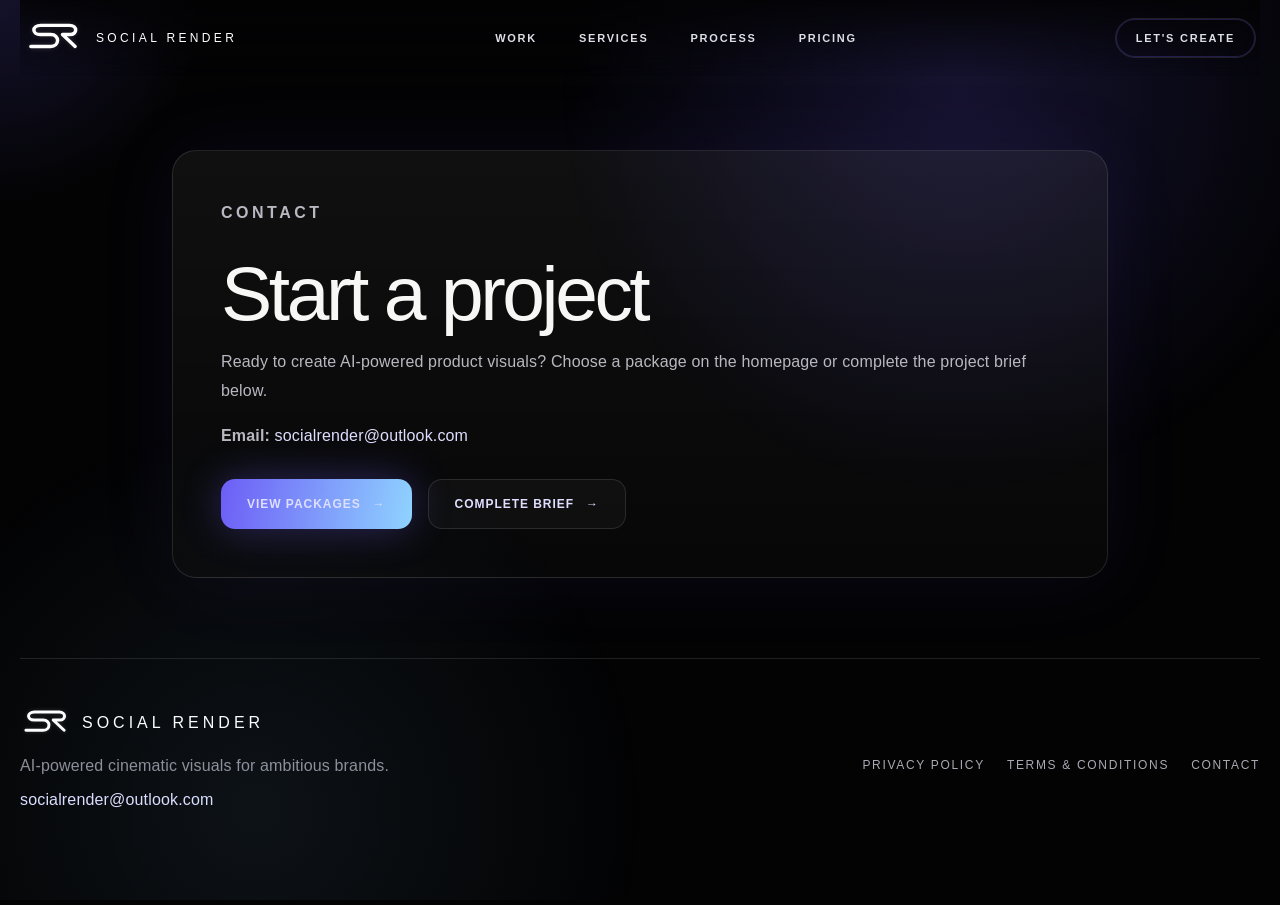
<file: contact.html>
<!doctype html>
<html lang="en">
<head>
  <meta charset="utf-8" />
  <meta name="viewport" content="width=device-width, initial-scale=1" />
  <title>Contact | Social Render</title>
  <meta name="description" content="Contact Social Render" />
  <link rel="stylesheet" href="styles.css" />
</head>
<body>
  <div class="cursor-glow" aria-hidden="true"></div>
  <header class="site-header">
    <a class="brand" href="index.html#top" aria-label="Social Render home">
      <span class="sr-mark" aria-hidden="true"><svg viewBox="0 0 220 120"><path d="M26 92 H101 C136 92 136 47 102 47 H62 C30 47 28 12 64 12 H173 C203 12 204 47 174 47 H146 L194 92"/></svg></span>
      <span class="brand-word">Social Render</span>
    </a>
    <nav>
      <a href="index.html#work">Work</a>
      <a href="index.html#services">Services</a>
      <a href="index.html#process">Process</a>
      <a href="index.html#pricing">Pricing</a>
    </nav>
    <a class="nav-cta" href="index.html#pricing">Let's Create</a>
  </header>
  <main class="legal-page">
    <section class="legal-card reveal">
      <p class="eyebrow">Contact</p>
      <h1>Start a project</h1>
      <p>Ready to create AI-powered product visuals? Choose a package on the homepage or complete the project brief below.</p>
      <p><strong>Email:</strong> <a href="mailto:socialrender@outlook.com">socialrender@outlook.com</a></p>
      <div class="legal-actions">
        <a class="button primary" href="index.html#pricing">View Packages <span>→</span></a>
        <a class="button secondary" href="https://tally.so/r/QK4dx7">Complete Brief <span>→</span></a>
      </div>
    </section>
  </main>
  <footer class="site-footer">
    <div>
      <div class="footer-brand"><span class="sr-mark small" aria-hidden="true"><svg viewBox="0 0 220 120"><path d="M26 92 H101 C136 92 136 47 102 47 H62 C30 47 28 12 64 12 H173 C203 12 204 47 174 47 H146 L194 92"/></svg></span><span>Social Render</span></div>
      <p>AI-powered cinematic visuals for ambitious brands.</p>
      <p class="footer-email"><a href="mailto:socialrender@outlook.com">socialrender@outlook.com</a></p>
    </div>
    <div class="footer-links">
      <a href="privacy-policy.html">Privacy Policy</a>
      <a href="terms.html">Terms & Conditions</a>
      <a href="contact.html">Contact</a>
    </div>
  </footer>
  <script src="app.js"></script>
</body>
</html>
</file>
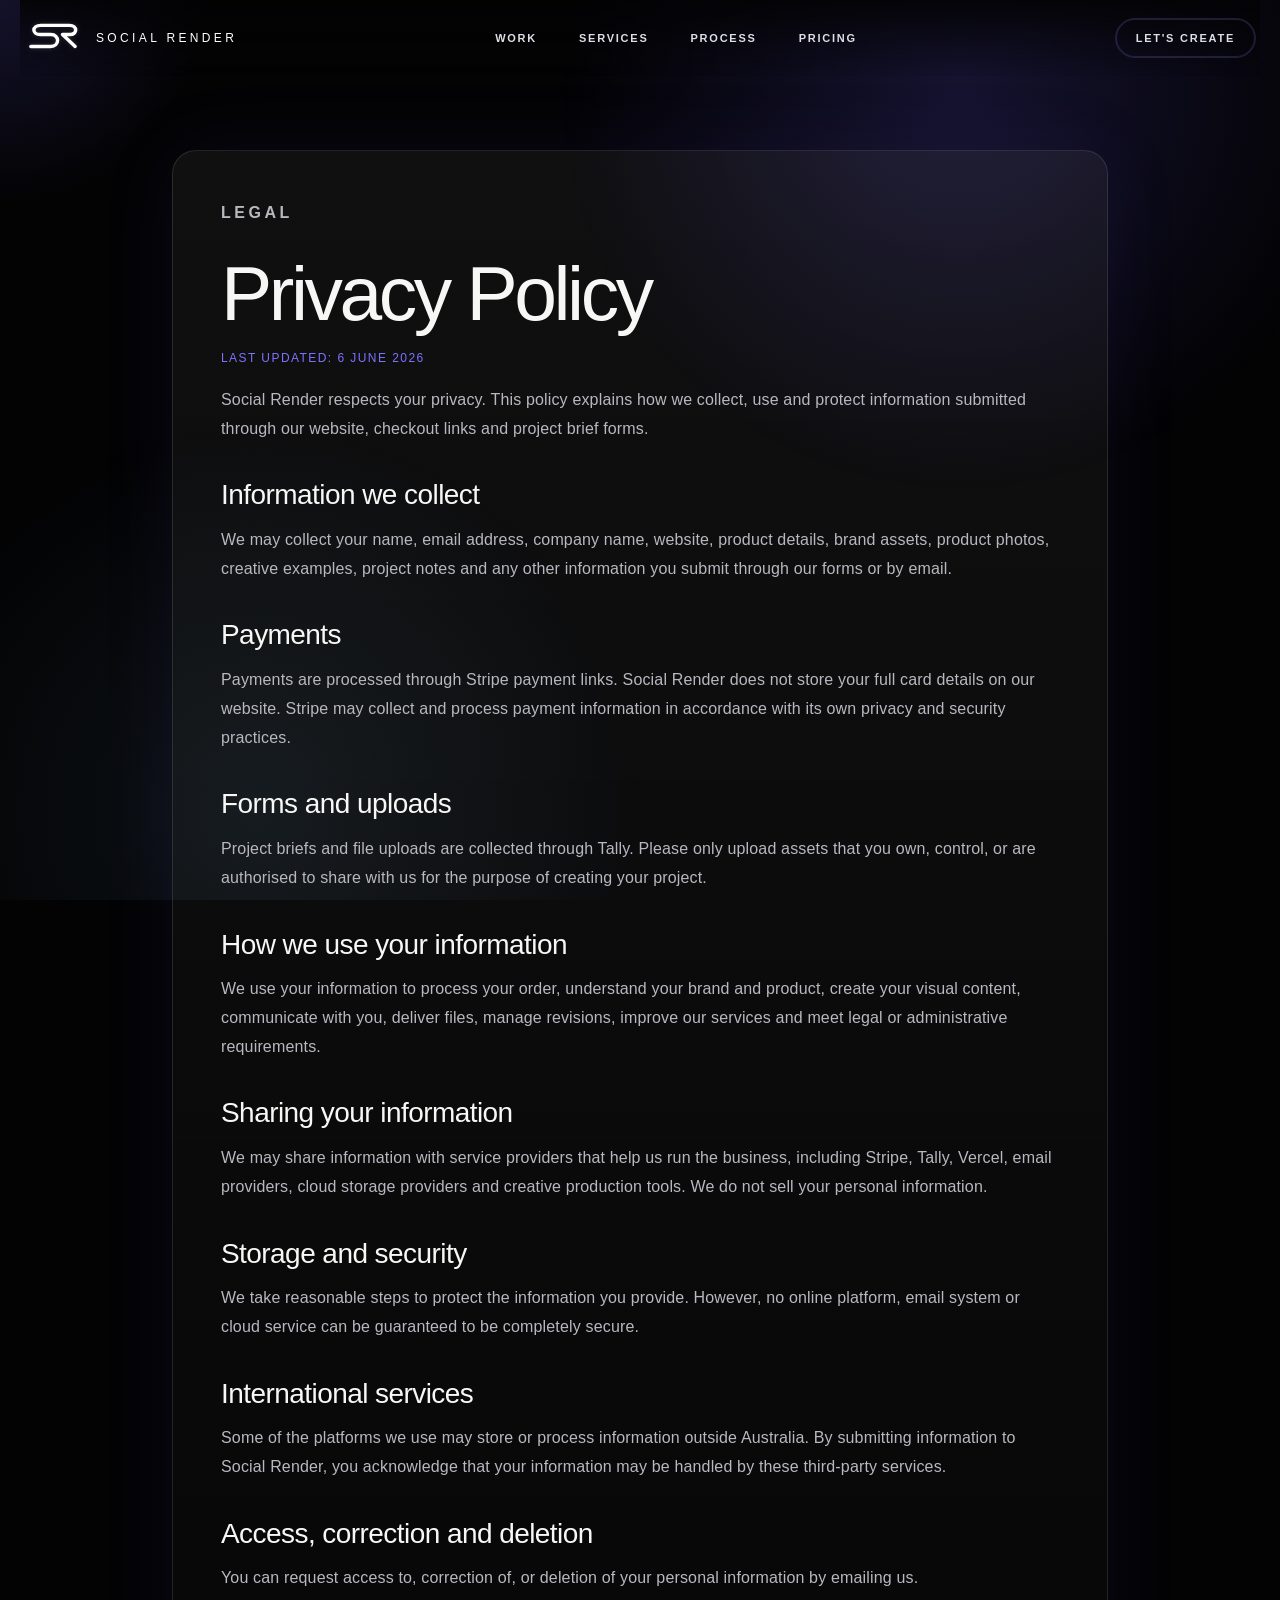
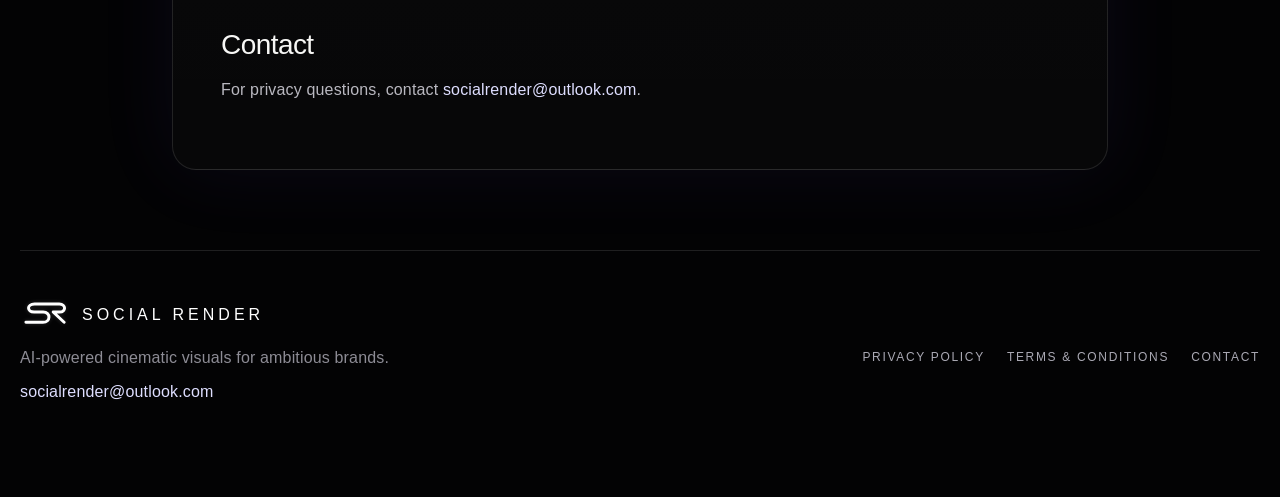
<file: privacy-policy.html>
<!doctype html>
<html lang="en">
<head>
  <meta charset="utf-8" />
  <meta name="viewport" content="width=device-width, initial-scale=1" />
  <title>Privacy Policy | Social Render</title>
  <meta name="description" content="Social Render privacy policy" />
  <link rel="stylesheet" href="styles.css" />
</head>
<body>
  <div class="cursor-glow" aria-hidden="true"></div>
  <header class="site-header">
    <a class="brand" href="index.html#top" aria-label="Social Render home">
      <span class="sr-mark" aria-hidden="true"><svg viewBox="0 0 220 120"><path d="M26 92 H101 C136 92 136 47 102 47 H62 C30 47 28 12 64 12 H173 C203 12 204 47 174 47 H146 L194 92"/></svg></span>
      <span class="brand-word">Social Render</span>
    </a>
    <nav>
      <a href="index.html#work">Work</a>
      <a href="index.html#services">Services</a>
      <a href="index.html#process">Process</a>
      <a href="index.html#pricing">Pricing</a>
    </nav>
    <a class="nav-cta" href="index.html#pricing">Let's Create</a>
  </header>
  <main class="legal-page">
    <section class="legal-card reveal">
      <p class="eyebrow">Legal</p>
      <h1>Privacy Policy</h1>
      <p class="legal-updated">Last updated: 6 June 2026</p>
      <p>Social Render respects your privacy. This policy explains how we collect, use and protect information submitted through our website, checkout links and project brief forms.</p>

      <h2>Information we collect</h2>
      <p>We may collect your name, email address, company name, website, product details, brand assets, product photos, creative examples, project notes and any other information you submit through our forms or by email.</p>

      <h2>Payments</h2>
      <p>Payments are processed through Stripe payment links. Social Render does not store your full card details on our website. Stripe may collect and process payment information in accordance with its own privacy and security practices.</p>

      <h2>Forms and uploads</h2>
      <p>Project briefs and file uploads are collected through Tally. Please only upload assets that you own, control, or are authorised to share with us for the purpose of creating your project.</p>

      <h2>How we use your information</h2>
      <p>We use your information to process your order, understand your brand and product, create your visual content, communicate with you, deliver files, manage revisions, improve our services and meet legal or administrative requirements.</p>

      <h2>Sharing your information</h2>
      <p>We may share information with service providers that help us run the business, including Stripe, Tally, Vercel, email providers, cloud storage providers and creative production tools. We do not sell your personal information.</p>

      <h2>Storage and security</h2>
      <p>We take reasonable steps to protect the information you provide. However, no online platform, email system or cloud service can be guaranteed to be completely secure.</p>

      <h2>International services</h2>
      <p>Some of the platforms we use may store or process information outside Australia. By submitting information to Social Render, you acknowledge that your information may be handled by these third-party services.</p>

      <h2>Access, correction and deletion</h2>
      <p>You can request access to, correction of, or deletion of your personal information by emailing us.</p>

      <h2>Contact</h2>
      <p>For privacy questions, contact <a href="mailto:socialrender@outlook.com">socialrender@outlook.com</a>.</p>
    </section>
  </main>
  <footer class="site-footer">
    <div>
      <div class="footer-brand"><span class="sr-mark small" aria-hidden="true"><svg viewBox="0 0 220 120"><path d="M26 92 H101 C136 92 136 47 102 47 H62 C30 47 28 12 64 12 H173 C203 12 204 47 174 47 H146 L194 92"/></svg></span><span>Social Render</span></div>
      <p>AI-powered cinematic visuals for ambitious brands.</p>
      <p class="footer-email"><a href="mailto:socialrender@outlook.com">socialrender@outlook.com</a></p>
    </div>
    <div class="footer-links">
      <a href="privacy-policy.html">Privacy Policy</a>
      <a href="terms.html">Terms & Conditions</a>
      <a href="contact.html">Contact</a>
    </div>
  </footer>
  <script src="app.js"></script>
</body>
</html>
</file>
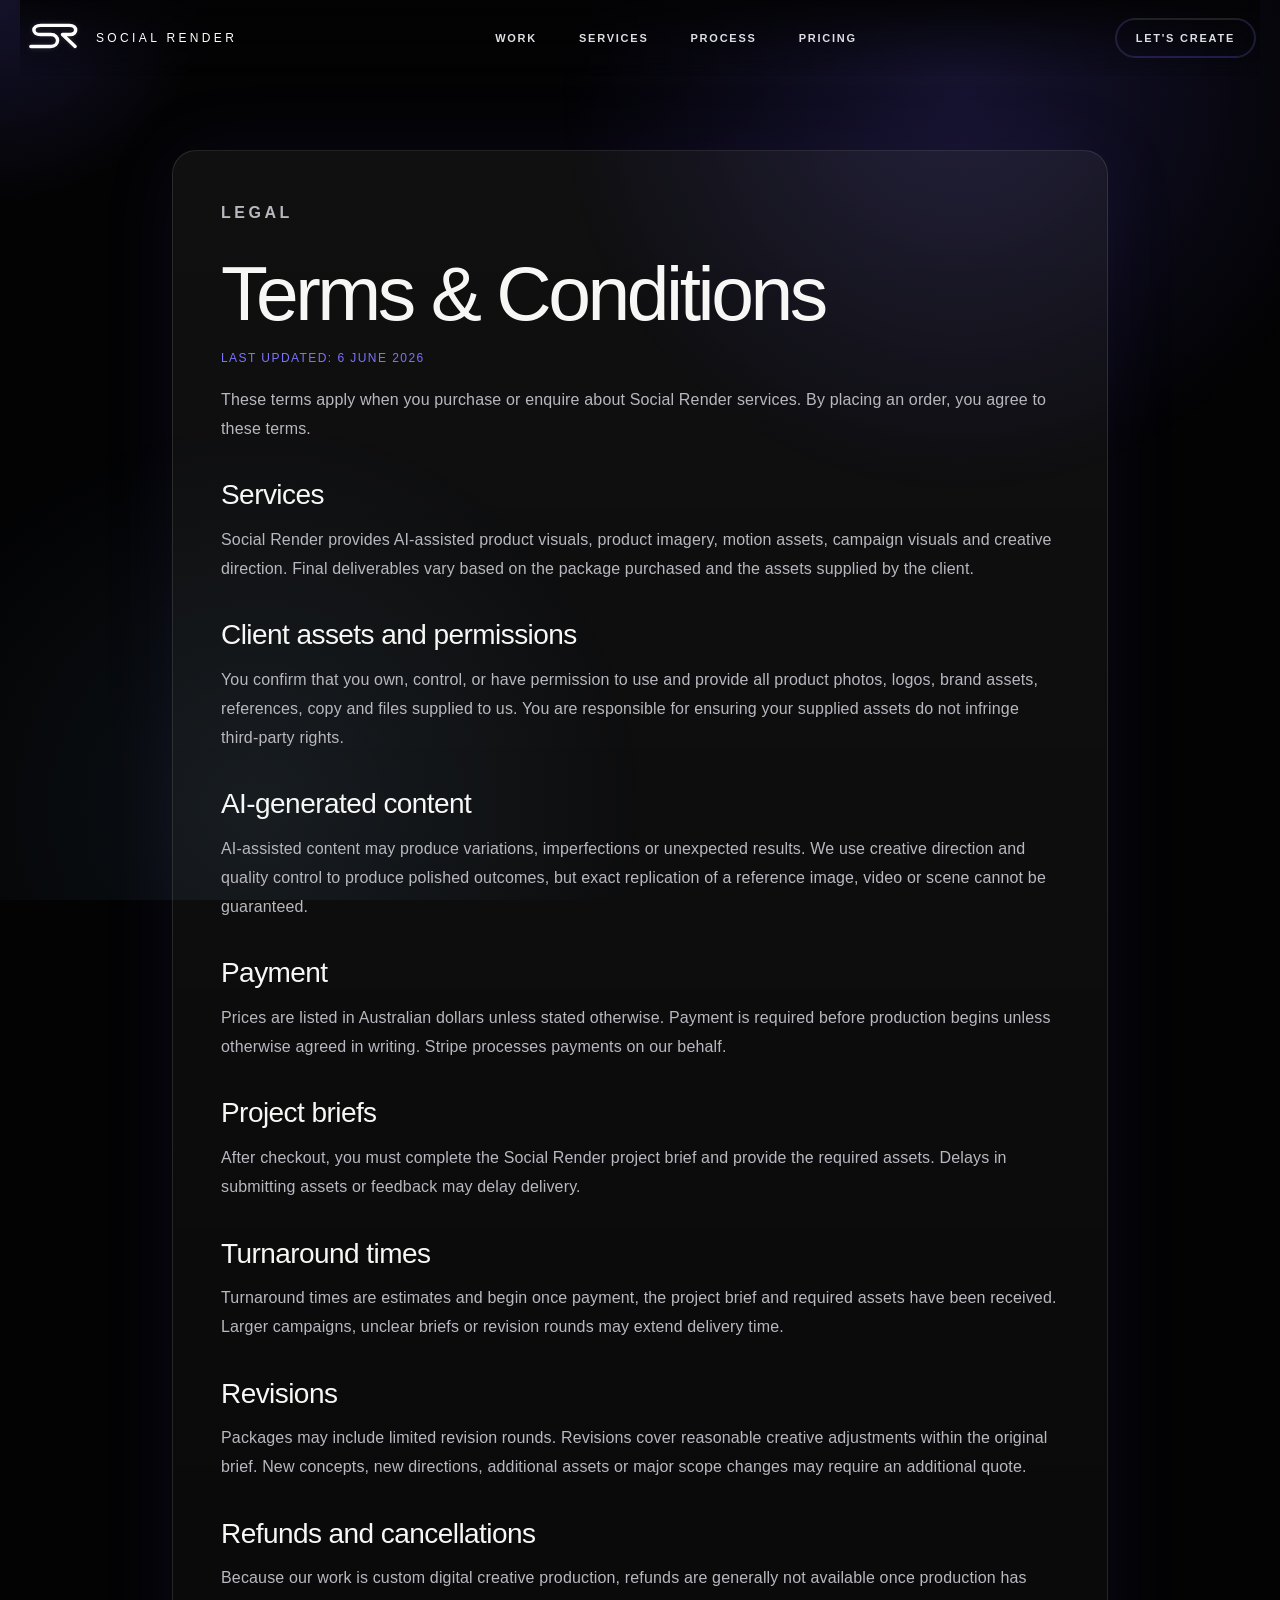
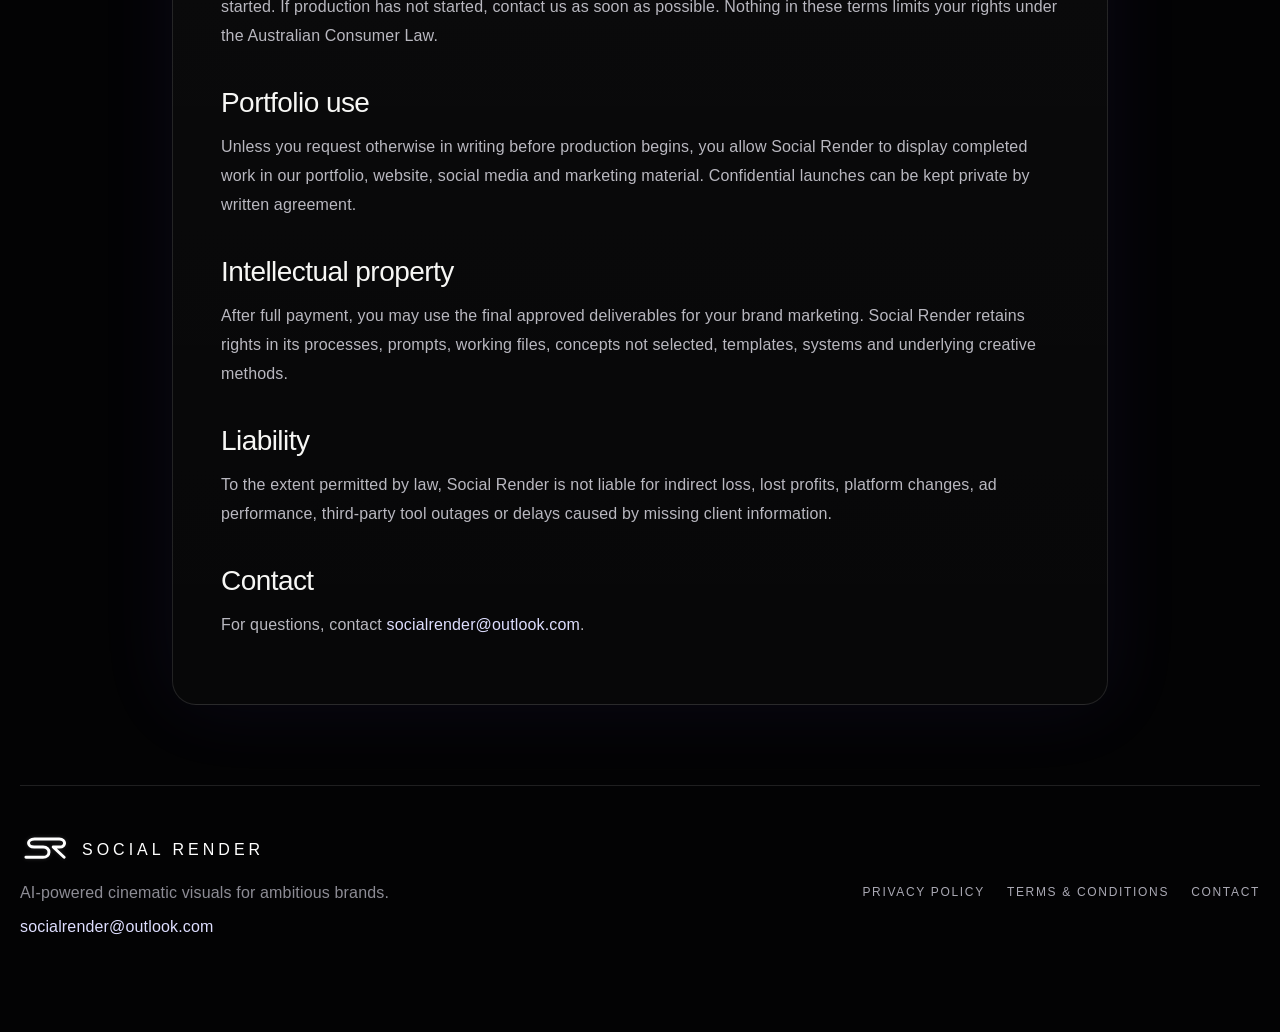
<file: terms.html>
<!doctype html>
<html lang="en">
<head>
  <meta charset="utf-8" />
  <meta name="viewport" content="width=device-width, initial-scale=1" />
  <title>Terms & Conditions | Social Render</title>
  <meta name="description" content="Social Render terms and conditions" />
  <link rel="stylesheet" href="styles.css" />
</head>
<body>
  <div class="cursor-glow" aria-hidden="true"></div>
  <header class="site-header">
    <a class="brand" href="index.html#top" aria-label="Social Render home">
      <span class="sr-mark" aria-hidden="true"><svg viewBox="0 0 220 120"><path d="M26 92 H101 C136 92 136 47 102 47 H62 C30 47 28 12 64 12 H173 C203 12 204 47 174 47 H146 L194 92"/></svg></span>
      <span class="brand-word">Social Render</span>
    </a>
    <nav>
      <a href="index.html#work">Work</a>
      <a href="index.html#services">Services</a>
      <a href="index.html#process">Process</a>
      <a href="index.html#pricing">Pricing</a>
    </nav>
    <a class="nav-cta" href="index.html#pricing">Let's Create</a>
  </header>
  <main class="legal-page">
    <section class="legal-card reveal">
      <p class="eyebrow">Legal</p>
      <h1>Terms & Conditions</h1>
      <p class="legal-updated">Last updated: 6 June 2026</p>
      <p>These terms apply when you purchase or enquire about Social Render services. By placing an order, you agree to these terms.</p>

      <h2>Services</h2>
      <p>Social Render provides AI-assisted product visuals, product imagery, motion assets, campaign visuals and creative direction. Final deliverables vary based on the package purchased and the assets supplied by the client.</p>

      <h2>Client assets and permissions</h2>
      <p>You confirm that you own, control, or have permission to use and provide all product photos, logos, brand assets, references, copy and files supplied to us. You are responsible for ensuring your supplied assets do not infringe third-party rights.</p>

      <h2>AI-generated content</h2>
      <p>AI-assisted content may produce variations, imperfections or unexpected results. We use creative direction and quality control to produce polished outcomes, but exact replication of a reference image, video or scene cannot be guaranteed.</p>

      <h2>Payment</h2>
      <p>Prices are listed in Australian dollars unless stated otherwise. Payment is required before production begins unless otherwise agreed in writing. Stripe processes payments on our behalf.</p>

      <h2>Project briefs</h2>
      <p>After checkout, you must complete the Social Render project brief and provide the required assets. Delays in submitting assets or feedback may delay delivery.</p>

      <h2>Turnaround times</h2>
      <p>Turnaround times are estimates and begin once payment, the project brief and required assets have been received. Larger campaigns, unclear briefs or revision rounds may extend delivery time.</p>

      <h2>Revisions</h2>
      <p>Packages may include limited revision rounds. Revisions cover reasonable creative adjustments within the original brief. New concepts, new directions, additional assets or major scope changes may require an additional quote.</p>

      <h2>Refunds and cancellations</h2>
      <p>Because our work is custom digital creative production, refunds are generally not available once production has started. If production has not started, contact us as soon as possible. Nothing in these terms limits your rights under the Australian Consumer Law.</p>

      <h2>Portfolio use</h2>
      <p>Unless you request otherwise in writing before production begins, you allow Social Render to display completed work in our portfolio, website, social media and marketing material. Confidential launches can be kept private by written agreement.</p>

      <h2>Intellectual property</h2>
      <p>After full payment, you may use the final approved deliverables for your brand marketing. Social Render retains rights in its processes, prompts, working files, concepts not selected, templates, systems and underlying creative methods.</p>

      <h2>Liability</h2>
      <p>To the extent permitted by law, Social Render is not liable for indirect loss, lost profits, platform changes, ad performance, third-party tool outages or delays caused by missing client information.</p>

      <h2>Contact</h2>
      <p>For questions, contact <a href="mailto:socialrender@outlook.com">socialrender@outlook.com</a>.</p>
    </section>
  </main>
  <footer class="site-footer">
    <div>
      <div class="footer-brand"><span class="sr-mark small" aria-hidden="true"><svg viewBox="0 0 220 120"><path d="M26 92 H101 C136 92 136 47 102 47 H62 C30 47 28 12 64 12 H173 C203 12 204 47 174 47 H146 L194 92"/></svg></span><span>Social Render</span></div>
      <p>AI-powered cinematic visuals for ambitious brands.</p>
      <p class="footer-email"><a href="mailto:socialrender@outlook.com">socialrender@outlook.com</a></p>
    </div>
    <div class="footer-links">
      <a href="privacy-policy.html">Privacy Policy</a>
      <a href="terms.html">Terms & Conditions</a>
      <a href="contact.html">Contact</a>
    </div>
  </footer>
  <script src="app.js"></script>
</body>
</html>
</file>
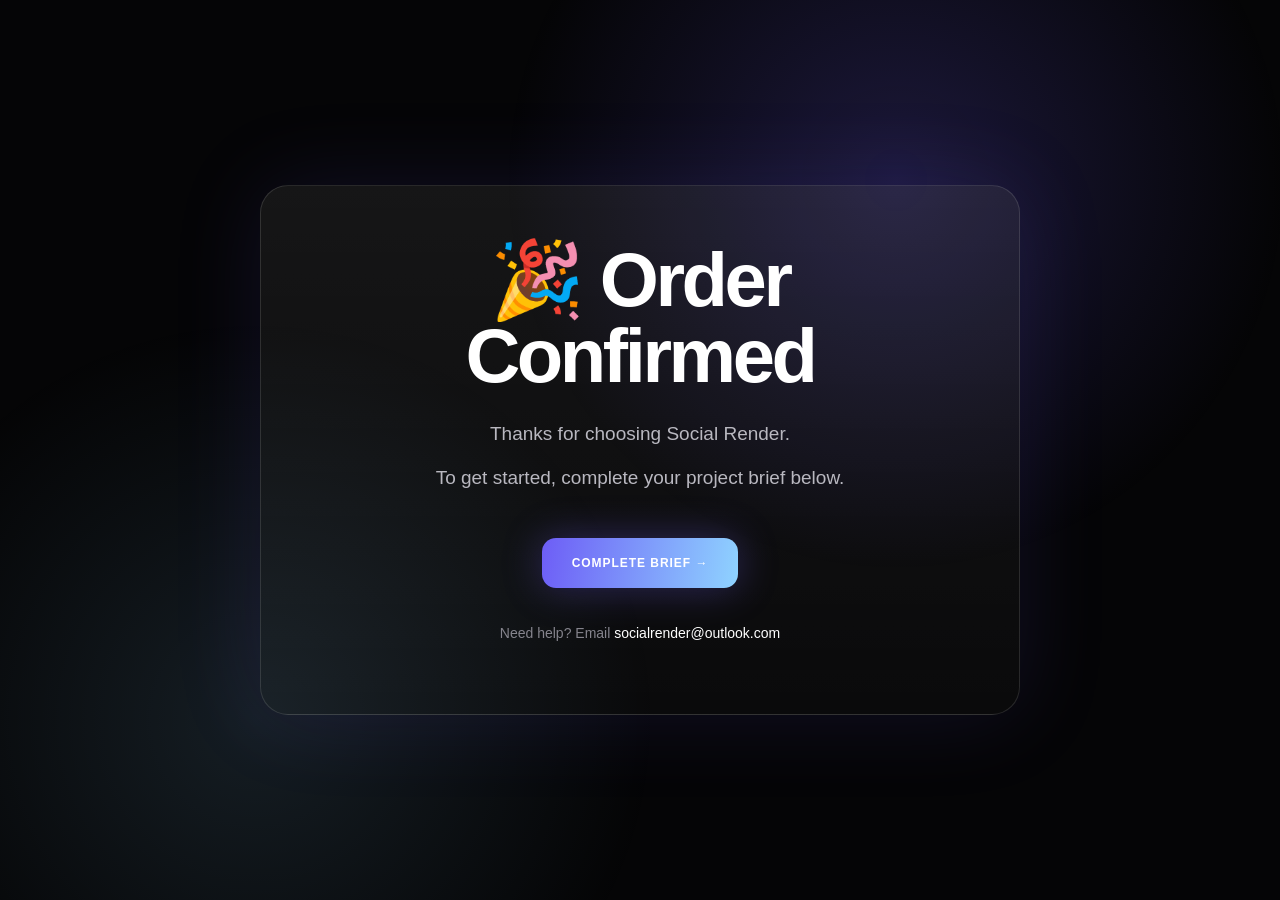
<file: thank-you.html>
<!doctype html>
<html lang="en">
<head>
  <meta charset="utf-8" />
  <meta name="viewport" content="width=device-width, initial-scale=1" />
  <title>Order Confirmed | Social Render</title>
  <meta name="description" content="Your Social Render order has been confirmed. Complete your project brief to get started." />
  <style>
    *{box-sizing:border-box} body{margin:0;min-height:100vh;background:#050506;color:#fff;font-family:Inter,Arial,sans-serif;display:flex;align-items:center;justify-content:center;padding:32px;overflow-x:hidden} body:before{content:"";position:fixed;inset:0;background:radial-gradient(circle at 70% 20%,rgba(109,93,246,.22),transparent 34%),radial-gradient(circle at 20% 80%,rgba(143,211,255,.12),transparent 32%);pointer-events:none}.card{position:relative;z-index:1;max-width:760px;width:100%;padding:56px;border:1px solid rgba(255,255,255,.12);border-radius:28px;background:linear-gradient(180deg,rgba(255,255,255,.07),rgba(255,255,255,.025));box-shadow:0 0 90px rgba(109,93,246,.13);text-align:center}h1{font-size:clamp(42px,7vw,76px);line-height:1;margin:0 0 24px;letter-spacing:-.045em;font-weight:600}p{font-size:19px;line-height:1.7;color:#b9b8c0;margin:0 0 12px}.button{display:inline-flex;align-items:center;gap:12px;margin-top:32px;padding:18px 30px;border-radius:14px;text-decoration:none;text-transform:uppercase;font-size:12px;font-weight:900;letter-spacing:.08em;background:linear-gradient(100deg,#6d5df6,#8fd3ff);color:white;box-shadow:0 0 40px rgba(109,93,246,.33)}.small{margin-top:34px;font-size:14px;color:#85848d}.email{color:#fff;text-decoration:none}
  </style>
</head>
<body>
  <main class="card">
    <h1>🎉 Order Confirmed</h1>
    <p>Thanks for choosing Social Render.</p>
    <p>To get started, complete your project brief below.</p>
    <a class="button" href="https://tally.so/r/QK4dx7">Complete Brief →</a>
    <p class="small">Need help? Email <a class="email" href="mailto:socialrender@outlook.com">socialrender@outlook.com</a></p>
  </main>
</body>
</html>
</file>
<file: styles.css>
:root{--black:#050506;--panel:#0b0b0d;--line:rgba(255,255,255,.11);--text:#f7f7f5;--muted:#9b9aa2;--violet:#6d5df6;--blue:#8fd3ff;--grad:linear-gradient(100deg,var(--violet),var(--blue));--max:1240px}*{box-sizing:border-box}html{scroll-behavior:smooth}body{margin:0;background:#030304;color:var(--text);font-family:Inter,Arial,sans-serif;letter-spacing:.01em;overflow-x:hidden}body:before{content:"";position:fixed;inset:0;background:radial-gradient(circle at 75% 10%,rgba(109,93,246,.18),transparent 32%),radial-gradient(circle at 20% 90%,rgba(143,211,255,.08),transparent 30%);pointer-events:none}.cursor-glow{position:fixed;width:440px;height:440px;border-radius:999px;background:radial-gradient(circle,rgba(109,93,246,.16),transparent 65%);transform:translate(-50%,-50%);pointer-events:none;z-index:1;mix-blend-mode:screen}.site-header{position:fixed;z-index:50;top:0;left:50%;transform:translateX(-50%);width:min(var(--max),calc(100% - 28px));height:76px;display:flex;align-items:center;justify-content:space-between;padding:0 4px;background:linear-gradient(#030304dd,#03030466,transparent);backdrop-filter:blur(10px)}.brand{display:flex;align-items:center;gap:14px;color:#fff;text-decoration:none;text-transform:uppercase;font-size:12px;letter-spacing:.28em}.brand-word{white-space:nowrap}.sr-mark{width:58px;height:36px;display:inline-flex;align-items:center;justify-content:center;background:transparent;border:0;border-radius:0}.sr-mark svg{width:100%;height:100%;overflow:visible}.sr-mark path{fill:none;stroke:#fff;stroke-width:13;stroke-linecap:round;stroke-linejoin:round;filter:drop-shadow(0 0 10px rgba(255,255,255,.16))}.sr-mark.small{width:50px}nav{display:flex;gap:42px}nav a,.nav-cta{color:#dedee6;text-decoration:none;text-transform:uppercase;font-size:11px;font-weight:700;letter-spacing:.16em}.nav-cta{border:1px solid var(--line);padding:13px 20px;border-radius:999px;box-shadow:inset 0 0 0 1px rgba(109,93,246,.25)}.nav-cta:hover{background:var(--grad);color:#fff}main{position:relative;z-index:2}.hero{min-height:900px;margin:auto;padding:145px 0 40px;display:grid;grid-template-columns:1fr .92fr;gap:30px;position:relative}.hero-full{max-width:none;width:100%;padding-left:max(22px,calc((100vw - var(--max))/2));padding-right:0}.hero-copy{z-index:2;padding:72px 0 0;max-width:650px}.eyebrow{text-transform:uppercase;color:#8e7dff;font-size:12px;font-weight:800;letter-spacing:.22em;margin:0 0 26px}h1,h2{font-weight:500;line-height:1.02;margin:0;letter-spacing:-.045em}h1{font-size:clamp(54px,6.35vw,112px)}h1 span,h2 span{color:#77777f}.intro{max-width:560px;color:#b9b8c0;font-size:18px;line-height:1.65;margin:28px 0 18px}.micro{color:#bab9c4;text-transform:none;font-size:16px;line-height:1.6}.micro strong{color:#7d73ff}.hero-actions{display:flex;gap:20px;margin-top:34px}.button{display:inline-flex;align-items:center;gap:12px;padding:17px 26px;border-radius:14px;text-decoration:none;text-transform:uppercase;font-size:12px;font-weight:900;letter-spacing:.08em;transition:transform .25s ease,box-shadow .25s ease}.button:hover{transform:translateY(-2px)}.primary{background:var(--grad);color:#fff;box-shadow:0 0 40px rgba(109,93,246,.33)}.secondary{border:1px solid var(--line);color:#fff;background:rgba(255,255,255,.03)}.hero-visual{position:relative;border-radius:0 0 0 32px;overflow:hidden;min-height:690px;transform-style:preserve-3d}.hero-visual img{width:100%;height:100%;object-fit:cover;filter:saturate(.92) contrast(1.02)}.hero-fade{position:absolute;inset:0;background:linear-gradient(90deg,#030304 0%,rgba(3,3,4,.68) 19%,transparent 52%),linear-gradient(0deg,#030304 0%,transparent 28%)}.proof-bar{position:absolute;left:max(22px,calc((100vw - var(--max))/2));right:max(22px,calc((100vw - var(--max))/2));bottom:0;display:grid;grid-template-columns:repeat(4,1fr);gap:0;padding:26px;background:rgba(255,255,255,.045);border:1px solid var(--line);border-radius:18px;backdrop-filter:blur(20px)}.proof-bar div{padding:0 25px;border-right:1px solid var(--line)}.proof-bar div:last-child{border:0}.proof-bar span,.process-grid span{display:block;color:#7d73ff;font-weight:900;margin-bottom:12px}.proof-bar strong{display:block;text-transform:uppercase;font-size:13px;line-height:1.35}.proof-bar small{display:block;color:#8d8c95;margin-top:9px}.trusted,.section,.service-grid,.gallery,.reel-section,.motion-grid,.process-grid,.pricing,.final-cta,footer{max-width:var(--max);margin:0 auto}.trusted{padding:70px 0 35px;text-align:center;border-bottom:1px solid var(--line)}.trusted p{color:#676670;text-transform:uppercase;font-size:11px;letter-spacing:.18em}.brand-row{display:flex;justify-content:space-around;margin-top:32px;color:#d8d7dd;text-transform:uppercase;letter-spacing:.2em;font-weight:700;opacity:.72}.section{padding:95px 0 40px}.split{display:grid;grid-template-columns:.9fr 1fr;gap:80px}.section h2,.pricing h2,.final-cta h2,.reel-section h2{font-size:clamp(42px,5vw,76px)}.section-copy{color:#aeadb7;line-height:1.8;font-size:18px;max-width:560px}.service-grid{display:grid;grid-template-columns:repeat(4,1fr);gap:18px}.service-grid article,.price-cards article{background:linear-gradient(180deg,rgba(255,255,255,.055),rgba(255,255,255,.02));border:1px solid var(--line);padding:34px;border-radius:18px;min-height:260px;transition:transform .25s ease,border-color .25s ease}.service-grid article:hover,.price-cards article:hover{border-color:rgba(143,211,255,.35)}.service-grid span{color:#7d73ff;font-size:26px}.service-grid h3,.process-grid h3{font-size:20px;margin:30px 0 14px}.service-grid p,.process-grid p,.price-cards li{color:#9d9ca6;line-height:1.65}.work-head{display:flex;justify-content:space-between;align-items:end}.work-head a{color:#fff;text-decoration:none;text-transform:uppercase;font-size:12px;letter-spacing:.14em}.gallery{display:grid;grid-template-columns:repeat(4,1fr);gap:16px}.gallery img{width:100%;height:430px;object-fit:cover;border-radius:14px;border:1px solid var(--line);transition:transform .25s ease,filter .25s ease}.gallery img:hover{filter:brightness(1.08)}.reel-section{padding:110px 0 40px;display:block;}.video-frame{border-radius:18px;border:1px solid var(--line);overflow:hidden;box-shadow:0 0 80px rgba(109,93,246,.08);background:#000}.reel-section video{width:100%;display:block;aspect-ratio:16/9;object-fit:cover}.motion-grid{display:grid;grid-template-columns:repeat(3,1fr);gap:16px;padding:20px 0 90px}.motion-grid video{width:100%;height:360px;object-fit:cover;border-radius:16px;border:1px solid var(--line);filter:saturate(.92);transition:transform .25s ease}.motion-grid video:hover{transform:translateY(-4px)}.process-grid{display:grid;grid-template-columns:repeat(4,1fr);border-top:1px solid var(--line);border-bottom:1px solid var(--line)}.process-grid div{padding:34px 28px;border-right:1px solid var(--line)}.process-grid div:last-child{border-right:0}.pricing{padding:110px 0}.price-cards{display:grid;grid-template-columns:repeat(3,1fr);gap:20px;margin-top:44px}.price-cards article p{text-transform:uppercase;color:#8e7dff;font-weight:900;letter-spacing:.16em;font-size:12px}.price-cards h3{font-size:28px}.price-cards strong{font-size:24px}.price-cards ul{padding-left:18px}.featured{box-shadow:0 0 0 1px rgba(109,93,246,.6),0 0 80px rgba(109,93,246,.14)}.final-cta{margin-bottom:90px;padding:50px;border:1px solid rgba(109,93,246,.35);border-radius:20px;background:linear-gradient(100deg,rgba(109,93,246,.12),rgba(143,211,255,.04));display:flex;align-items:center;justify-content:space-between}footer{padding:46px 0 80px;border-top:1px solid var(--line);display:flex;align-items:center;justify-content:space-between;color:#8d8c95}.footer-brand{display:flex;align-items:center;gap:12px;text-transform:uppercase;letter-spacing:.25em;color:#fff}.reveal{opacity:0;transform:translateY(18px);animation:rise .8s ease forwards}.delay{animation-delay:.15s}.delay-2{animation-delay:.3s}@keyframes rise{to{opacity:1;transform:none}}@media (max-width:900px){.cursor-glow{display:none}.site-header nav{display:none}.brand-word{display:none}.hero,.hero-full{grid-template-columns:1fr;padding:110px 18px 30px;min-height:auto}.hero-copy{padding-top:30px}.hero-visual{min-height:520px;border-radius:24px}.proof-bar{position:relative;left:auto;right:auto;grid-template-columns:1fr;margin-top:20px}.proof-bar div{border-right:0;border-bottom:1px solid var(--line);padding:18px}.trusted,.section,.service-grid,.gallery,.reel-section,.motion-grid,.process-grid,.pricing,.final-cta,footer{width:calc(100% - 36px)}.split{grid-template-columns:1fr}.service-grid,.gallery,.process-grid,.price-cards,.motion-grid{grid-template-columns:1fr}.gallery img{height:480px}.motion-grid video{height:480px}.final-cta,footer{display:block}.brand-row{flex-wrap:wrap;gap:20px}}


/* Hero video — portrait source, cover-fill the panel */
.hero-video-wrap{
  position:absolute;
  inset:0;
  overflow:hidden;
  border-radius:inherit;
  background:#030304;
}
.hero-video-wrap iframe{
  position:absolute;
  /* Centre and scale a 9:16 video to cover any panel shape */
  top:50%;
  left:50%;
  /* Make it tall enough to always cover height, width follows aspect ratio */
  width:auto;
  height:130%;
  /* min-width so it always covers narrow panels too */
  min-width:100%;
  transform:translate(-50%,-50%);
  border:0;
  pointer-events:none;
}
@media (max-width:1100px){
  .hero-video-wrap iframe{
    width:100%;
    height:auto;
    min-height:100%;
  }
}

/* Reel section — full width below copy */
.reel-section{
  display:block;
  max-width:var(--max);
  margin:0 auto;
  padding:110px 0 40px;
}
.reel-copy{max-width:560px;margin-bottom:48px;}
.reel-video-grid{
  display:grid;
  grid-template-columns:1fr 1fr;
  gap:12px;
  align-items:start;
}
.reel-col-landscape{
  display:flex;
  flex-direction:column;
  gap:12px;
}
.reel-col-portraits{
  display:flex;
  flex-direction:row;
  gap:8px;
}
.reel-col-portraits .vimeo-wrap{flex:1;}

/* Vimeo embeds — no chrome, no background */
.vimeo-wrap{
  position:relative;
  width:100%;
  border-radius:14px;
  overflow:hidden;
  background:transparent;
}
.vimeo-wrap iframe{
  position:absolute;
  top:0;left:0;
  width:100%;height:100%;
  border:0;
  display:block;
}
.ratio-landscape{padding-top:75%;}
.ratio-portrait{padding-top:177.78%;}

@media (max-width:900px){
  .reel-section{padding:70px 18px 30px !important;}
  .reel-video-grid{grid-template-columns:1fr !important;}
  .reel-col-portraits{gap:6px;}
}

/* Updated package grid */
.four-cards{grid-template-columns:repeat(4,1fr)}
.price-button{margin-top:22px;padding:14px 18px;font-size:11px;width:100%;justify-content:center}
.price-cards article{display:flex;flex-direction:column}
.price-cards ul{flex:1}
@media (max-width:1100px){.four-cards{grid-template-columns:repeat(2,1fr)}}
@media (max-width:700px){.four-cards{grid-template-columns:1fr}}


.site-footer{gap:30px}
.footer-email a,.footer-links a,.legal-card a{color:#dedeff;text-decoration:none}
.footer-links{display:flex;gap:22px;flex-wrap:wrap;justify-content:flex-end}
.footer-links a{font-size:12px;text-transform:uppercase;letter-spacing:.14em;color:#aaa9b4}
.footer-links a:hover,.legal-card a:hover{color:#8fd3ff}
.legal-page{position:relative;z-index:2;max-width:980px;margin:0 auto;padding:150px 22px 80px}
.legal-card{background:linear-gradient(180deg,rgba(255,255,255,.055),rgba(255,255,255,.02));border:1px solid var(--line);border-radius:24px;padding:48px;box-shadow:0 0 80px rgba(109,93,246,.08)}
.legal-card h1{font-size:clamp(44px,6vw,78px);margin-bottom:16px}
.legal-card h2{font-size:28px;margin:38px 0 12px;letter-spacing:-.02em}
.legal-card p,.legal-card li{color:#b9b8c0;line-height:1.8;font-size:16px}
.legal-updated{color:#7d73ff!important;text-transform:uppercase;letter-spacing:.12em;font-size:12px!important}
.legal-actions{display:flex;gap:16px;flex-wrap:wrap;margin-top:28px}
@media (max-width:900px){.site-footer{display:block}.footer-links{justify-content:flex-start;margin-top:24px}.legal-card{padding:28px}.legal-page{padding-top:115px}}

/* Final Vercel fixes: correct hero sizing, prevent CTA overlap, image-only project cards */
.hero{min-height:780px;grid-template-columns:minmax(420px,.9fr) minmax(420px,1fr);align-items:center;padding-top:110px;padding-bottom:120px;}
.hero-copy{padding-top:0;}
.hero-visual{min-height:620px;align-self:stretch;margin-top:20px;}
.hero-actions{position:relative;z-index:5;flex-wrap:wrap;align-items:center;}
.proof-bar{bottom:28px;z-index:4;}
.trusted{padding-top:55px;}
.image-feature img{width:100%;display:block;aspect-ratio:16/10;object-fit:cover;}
.project-grid{max-width:var(--max);margin:20px auto 90px;display:grid;grid-template-columns:repeat(3,1fr);gap:18px;}
.project-grid article{position:relative;overflow:hidden;border:1px solid var(--line);border-radius:18px;background:#050506;min-height:430px;transition:transform .25s ease,border-color .25s ease;}
.project-grid article:hover{border-color:rgba(143,211,255,.35)}
.project-grid img{width:100%;height:100%;min-height:430px;object-fit:cover;display:block;filter:saturate(.95) contrast(1.02);}
.project-grid article:after{content:"";position:absolute;inset:0;background:linear-gradient(180deg,transparent 45%,rgba(0,0,0,.82));}
.project-grid div{position:absolute;z-index:2;left:24px;right:24px;bottom:24px;display:flex;flex-direction:column;gap:8px;}
.project-grid span{color:#8e7dff;text-transform:uppercase;font-size:12px;font-weight:900;letter-spacing:.18em;}
.project-grid strong{font-size:20px;line-height:1.2;}
@media (max-width:1100px){.hero{grid-template-columns:1fr;}.hero-visual{min-height:560px;border-radius:24px;margin-right:22px}.proof-bar{position:relative;left:auto;right:auto;bottom:auto;margin:24px 22px 0;}.project-grid{grid-template-columns:1fr;width:calc(100% - 36px)}}
@media (max-width:900px){.hero{padding-bottom:30px}.hero-visual{margin-right:0}.proof-bar{margin:20px 0 0}.project-grid article,.project-grid img{min-height:520px}}

/* =====================================================
   HERO VIDEO — cover-fill portrait Vimeo in panel
   ===================================================== */
.hero-vimeo-container {
  position: absolute;
  inset: 0;
  overflow: hidden;
  border-radius: inherit;
}
/* The iframe is injected by JS. We scale it to cover like object-fit:cover */
.hero-vimeo-container iframe {
  position: absolute;
  top: 50%;
  left: 50%;
  /* Portrait 9:16 video: to cover a landscape-ish panel we need to scale by width */
  width: 100%;
  height: 177.78%; /* 100 / (9/16) */
  min-width: 56.25%; /* 100 * (9/16) */
  transform: translate(-50%, -50%);
  border: 0;
  pointer-events: none;
}
/* On narrow screens where height > width, flip the scaling axis */
@media (max-aspect-ratio: 9/16) {
  .hero-vimeo-container iframe {
    width: 177.78%;
    height: 100%;
  }
}

/* =====================================================
   REEL SECTION
   ===================================================== */
.reel-section {
  max-width: var(--max);
  margin: 0 auto;
  padding: 110px 0 80px;
}
.reel-copy {
  max-width: 600px;
  margin-bottom: 52px;
}

/* Mosaic: two columns — landscape stack | portrait row */
.reel-mosaic {
  display: grid;
  grid-template-columns: 1fr 1fr;
  gap: 12px;
  align-items: start;
}
.reel-landscape-stack {
  display: flex;
  flex-direction: column;
  gap: 12px;
}
.reel-portrait-row {
  display: flex;
  flex-direction: row;
  gap: 10px;
}

/* Tiles: overflow:hidden clips the iframe to the right shape */
.reel-tile {
  position: relative;
  overflow: hidden;
  border-radius: 14px;
  background: #030304; /* matches page bg, invisible during load */
}
/* Landscape = 4:3 */
.reel-tile-landscape {
  aspect-ratio: 4 / 3;
}
/* Portrait = 9:16 */
.reel-tile-portrait {
  flex: 1;
  aspect-ratio: 9 / 16;
}

/* iframe fills the tile and scales to cover (no black bars) */
.reel-tile iframe {
  position: absolute;
  top: 50%;
  left: 50%;
  border: 0;
  pointer-events: none;
}
/* For landscape tiles: scale by height */
.reel-tile-landscape iframe {
  height: 100%;
  width: 177.78%; /* 100 / (9/16) — accounts for portrait source video */
  min-height: 56.25%; /* fallback */
  transform: translate(-50%, -50%);
}
/* For portrait tiles: scale by width — source is same aspect so 100%/100% works */
.reel-tile-portrait iframe {
  width: 100%;
  height: 100%;
  transform: translate(-50%, -50%);
}

/* Mobile */
@media (max-width: 900px) {
  .reel-section { padding: 70px 18px 50px; }
  .reel-mosaic { grid-template-columns: 1fr; gap: 10px; }
  .reel-portrait-row { gap: 8px; }
}
@media (max-width: 480px) {
  .reel-tile { border-radius: 10px; }
}
</file>
